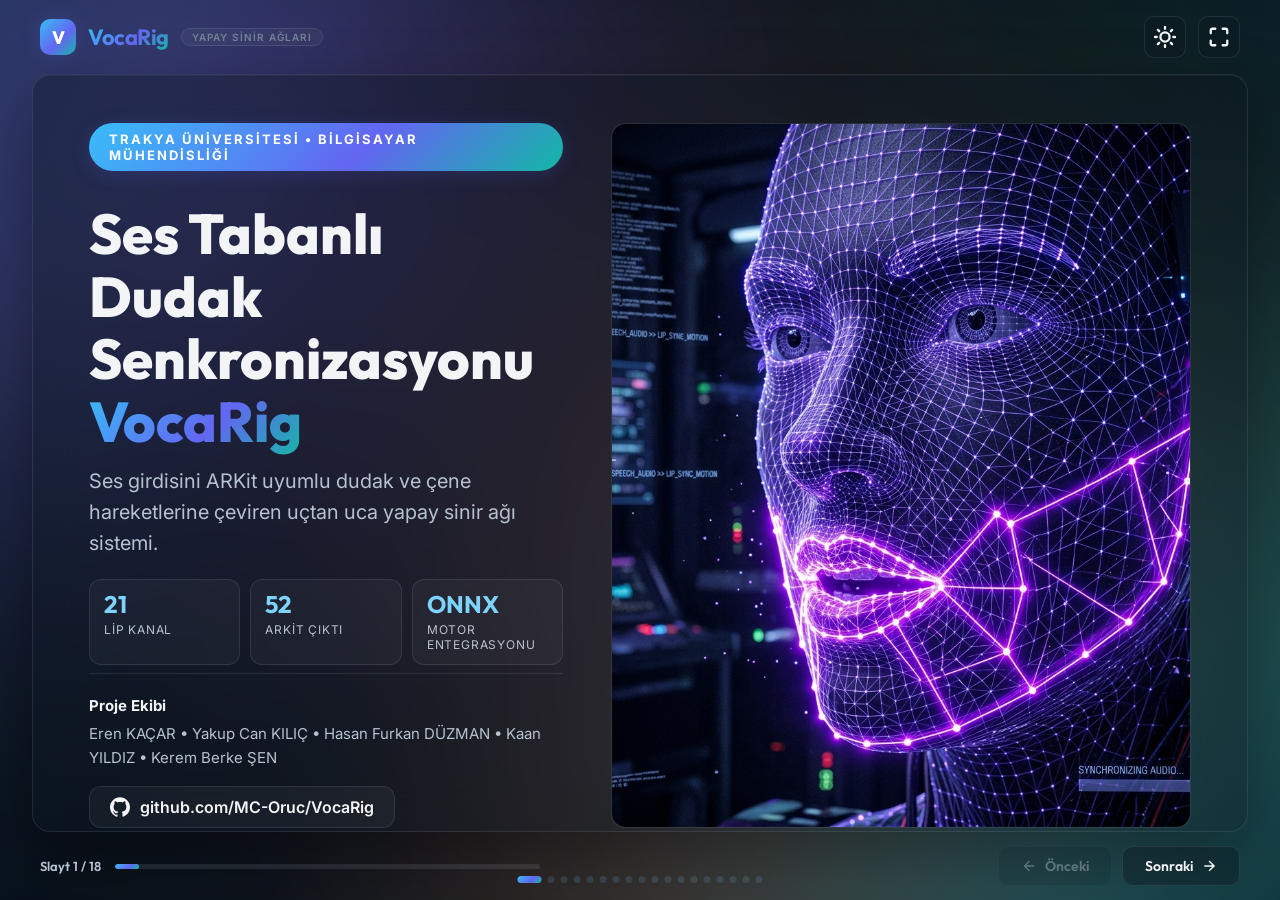
<file: presentation/index.html>
<!DOCTYPE html>
<html lang="tr" data-theme="dark">

<head>
  <meta charset="UTF-8">
  <meta name="viewport" content="width=device-width, initial-scale=1.0">
  <meta name="description" content="VocaRig - Ses Tabanlı Dudak Senkronizasyonu Yapay Sinir Ağı Proje Sunumu">
  <title>VocaRig — Proje Sunumu</title>
  <link rel="stylesheet" href="presentation.css">
  <script src="presentation.js" defer></script>
</head>

<body>
  <!-- Ambient glow -->
  <div class="ambient-glow glow-1"></div>
  <div class="ambient-glow glow-2"></div>
  <div class="ambient-glow glow-3"></div>

  <!-- Header -->
  <header>
    <div class="logo-container">
      <div class="logo-icon">V</div>
      <span class="logo-text">VocaRig</span>
      <span class="logo-tag">Yapay Sinir Ağları</span>
    </div>
    <div class="top-actions">
      <button class="btn-icon" id="theme-toggle" aria-label="Temayı Değiştir"></button>
      <button class="btn-icon" id="fullscreen-toggle" aria-label="Tam Ekran">
        <svg viewBox="0 0 24 24" fill="none" stroke="currentColor" stroke-width="2.5" stroke-linecap="round"
          stroke-linejoin="round">
          <path d="M8 3H5a2 2 0 0 0-2 2v3m18 0V5a2 2 0 0 0-2-2h-3m0 18h3a2 2 0 0 0 2-2v-3M3 16v3a2 2 0 0 0 2 2h3" />
        </svg>
      </button>
    </div>
  </header>

  <!-- Slides -->
  <main>
    <div class="slides-wrapper">

      <!-- ════════════════════════════════════════════════════════════════ -->
      <!-- SLAYT 1: Kapak -->
      <!-- ════════════════════════════════════════════════════════════════ -->
      <section class="slide active" id="slide-1">
        <div class="slide-content visual-heavy">
          <div class="slide-info">
            <div style="margin-top: auto; margin-bottom: auto; display: flex; flex-direction: column; gap: 12px;">
              <span class="title-badge" style="align-self: flex-start;">Trakya Üniversitesi • Bilgisayar
                Mühendisliği</span>
              <h1 class="slide-title" style="font-size:56px; margin: 0;">Ses Tabanlı
                Dudak<br>Senkronizasyonu<br><span>VocaRig</span></h1>
              <p class="slide-description" style="font-size:20px; margin: 0;">
                Ses girdisini ARKit uyumlu dudak ve çene hareketlerine çeviren uçtan uca yapay sinir ağı sistemi.
              </p>
              <div class="hero-proof-strip" style="margin-top: 8px;">
                <div><strong>21</strong><span>Lip kanal</span></div>
                <div><strong>52</strong><span>ARKit çıktı</span></div>
                <div><strong>ONNX</strong><span>Motor entegrasyonu</span></div>
              </div>
            </div>
            <div class="hero-metadata"
              style="margin-top: auto; display: flex; flex-direction: column; gap: 16px; border-top: 1px solid var(--border-color); padding-top: 20px;">
              <div class="project-team" style="font-size: 15px; color: var(--text-secondary); line-height: 1.6;">
                <strong style="color: var(--text-primary); display: block; margin-bottom: 4px;">Proje Ekibi</strong>
                Eren KAÇAR • Yakup Can KILIÇ • Hasan Furkan DÜZMAN • Kaan YILDIZ • Kerem Berke ŞEN
              </div>
              <div style="display: flex; gap: 12px; align-items: center;">
                <a href="https://github.com/MC-Oruc/VocaRig" target="_blank"
                  style="display:inline-flex; align-items:center; gap:10px; background:var(--card-bg); border:1px solid var(--border-color); color:var(--text-primary); text-decoration:none; padding:10px 20px; border-radius:12px; font-weight:600; font-size:16px; transition:var(--transition-smooth);"
                  onmouseover="this.style.borderColor='var(--primary-light)'; this.style.transform='translateY(-2px)';"
                  onmouseout="this.style.borderColor='var(--border-color)'; this.style.transform='translateY(0)';">
                  <svg viewBox="0 0 24 24" width="20" height="20" fill="currentColor" style="display:block;">
                    <path
                      d="M12 .297c-6.63 0-12 5.373-12 12 0 5.303 3.438 9.8 8.205 11.385.6.113.82-.258.82-.577 0-.285-.01-1.04-.015-2.04-3.338.724-4.042-1.61-4.042-1.61C4.422 18.07 3.633 17.7 3.633 17.7c-1.087-.744.084-.729.084-.729 1.205.084 1.838 1.236 1.838 1.236 1.07 1.835 2.809 1.305 3.495.998.108-.776.417-1.305.76-1.605-2.665-.3-5.466-1.332-5.466-5.93 0-1.31.465-2.38 1.235-3.22-.135-.303-.54-1.523.105-3.176 0 0 1.005-.322 3.3 1.23.96-.267 1.98-.399 3-.405 1.02.006 2.04.138 3 .405 2.28-1.552 3.285-1.23 3.285-1.23.645 1.653.24 2.873.12 3.176.765.84 1.23 1.91 1.23 3.22 0 4.61-2.805 5.625-5.475 5.92.42.36.81 1.096.81 2.22 0 1.606-.015 2.896-.015 3.286 0 .315.21.69.825.57C20.565 22.092 24 17.592 24 12.297c0-6.627-5.373-12-12-12" />
                  </svg>
                  github.com/MC-Oruc/VocaRig
                </a>
              </div>
            </div>
          </div>
          <div class="slide-visual">
            <div class="visual-container">
              <img src="assets/vocarig_avatar.png" class="visual-img" alt="VocaRig 3D Avatar">
            </div>
          </div>
        </div>
      </section>

      <!-- ════════════════════════════════════════════════════════════════ -->
      <!-- SLAYT 2: Problem Tanımı -->
      <!-- ════════════════════════════════════════════════════════════════ -->
      <section class="slide" id="slide-2">
        <div class="slide-content visual-heavy">
          <div class="slide-info">
            <div class="slide-number">01</div>
            <h2 class="slide-title">Problem <span>Tanımı</span></h2>
            <p class="slide-description">
              Dijital karakter konuşurken inandırıcılık, ses ile dudak hareketinin aynı anda ve doğal akmasına bağlıdır.
            </p>
            <ul class="feature-list">
              <li class="feature-item">
                <div class="feature-icon-wrapper">✕</div>
                <div>
                  <strong>Manuel Senkronizasyon</strong>
                  Kare kare düzenleme — zaman alıcı ve pahalı.
                </div>
              </li>
              <li class="feature-item">
                <div class="feature-icon-wrapper">✕</div>
                <div>
                  <strong>Donanım Tabanlı Yakalama</strong>
                  Özel kamera ve sensör — her kullanıcı için erişilebilir değil.
                </div>
              </li>
              <li class="feature-item">
                <div class="feature-icon-wrapper" style="background: linear-gradient(135deg, #10b981, #047857);">✓</div>
                <div>
                  <strong>VocaRig Çözümü</strong>
                  Yalnızca ses girdisi ile otomatik dudak animasyonu.
                </div>
              </li>
            </ul>
          </div>
          <div class="slide-visual">
            <div class="visual-container">
              <img src="assets/arkit_blendshapes.png" class="visual-img contain" alt="ARKit Blendshape Kanalları">
            </div>
          </div>
        </div>
      </section>

      <!-- ════════════════════════════════════════════════════════════════ -->
      <!-- SLAYT 3: Projenin Amacı ve Kapsamı -->
      <!-- ════════════════════════════════════════════════════════════════ -->
      <section class="slide" id="slide-3">
        <div class="slide-content">
          <div class="slide-info">
            <div class="slide-number">02</div>
            <h2 class="slide-title">Amaç ve <span>Kapsam</span></h2>
            <p class="slide-description">
              Ses girdisinden 3B karakter için dudak ve çene hareketlerini otomatik üretmek.
            </p>
            <ul class="feature-list">
              <li class="feature-item">
                <div class="feature-icon-wrapper">🎯</div>
                <div>
                  <strong>Dudak Odaklı Üretim</strong>
                  Model yalnızca konuşma ile ilişkili 21 dudak ve çene kanalını üretir.
                </div>
              </li>
              <li class="feature-item">
                <div class="feature-icon-wrapper">🔄</div>
                <div>
                  <strong>Ardışık/Causal Üretim</strong>
                  Geçmiş ağız durumunu referans alan, sıçramasız değer üretimi.
                </div>
              </li>
              <li class="feature-item">
                <div class="feature-icon-wrapper">📦</div>
                <div>
                  <strong>Bütünleşik Altyapı</strong>
                  Veri üretimi, eğitim, ONNX dışa aktarım ve Web arayüzü.
                </div>
              </li>
            </ul>
          </div>
          <div class="slide-visual">
            <div class="visual-container" style="background:none; border:none;">
              <!-- Pipeline flow SVG -->
              <svg viewBox="0 0 420 340" width="100%" height="100%">
                <defs>
                  <marker id="arr" viewBox="0 0 10 10" refX="7" refY="5" markerWidth="6" markerHeight="6"
                    orient="auto-start-reverse">
                    <path d="M 0 0 L 10 5 L 0 10 z" fill="var(--primary-light)" />
                  </marker>
                </defs>
                <!-- Nodes -->
                <rect x="30" y="20" width="140" height="50" rx="10" class="svg-node active-node" />
                <text x="100" y="45" class="svg-text" style="font-size:14px;">Ses Girdisi</text>

                <rect x="30" y="110" width="140" height="50" rx="10" class="svg-node active-node" />
                <text x="100" y="135" class="svg-text" style="font-size:14px;">Özellik Çıkarımı</text>

                <rect x="30" y="200" width="140" height="50" rx="10" class="svg-node active-node" />
                <text x="100" y="225" class="svg-text" style="font-size:14px;">LipSyncGRU</text>

                <rect x="240" y="110" width="150" height="50" rx="10" class="svg-node active-node" />
                <text x="315" y="135" class="svg-text" style="font-size:14px;">21 Lip Vektörü</text>

                <rect x="240" y="200" width="150" height="50" rx="10" class="svg-node" />
                <text x="315" y="225" class="svg-text" style="font-size:14px;">52 ARKit Çıktısı</text>

                <rect x="240" y="280" width="150" height="50" rx="10" class="svg-node" />
                <text x="315" y="305" class="svg-text" style="font-size:14px;">3B Avatar</text>

                <!-- Arrows -->
                <path d="M 100 72 L 100 104" class="svg-flow-path-active" marker-end="url(#arr)" />
                <path d="M 100 162 L 100 194" class="svg-flow-path-active" marker-end="url(#arr)" />
                <path d="M 170 225 H 205 V 135 H 234" class="svg-flow-path-active" marker-end="url(#arr)" />
                <path d="M 315 162 L 315 194" class="svg-flow-path-active" marker-end="url(#arr)" />
                <path d="M 315 252 L 315 274" class="svg-flow-path-active" marker-end="url(#arr)" />
              </svg>
            </div>
          </div>
        </div>
      </section>

      <!-- ════════════════════════════════════════════════════════════════ -->
      <!-- SLAYT 4: Teknoloji Yığını -->
      <!-- ════════════════════════════════════════════════════════════════ -->
      <section class="slide" id="slide-4">
        <div class="slide-content">
          <div class="slide-info">
            <div class="slide-number">03</div>
            <h2 class="slide-title">Kullanılan <span>Teknolojiler</span></h2>
            <p class="slide-description">
              Eğitim, servis, 3B önizleme ve oyun motoru aktarımı aynı geliştirme hattı (pipeline) üzerinde birleşir.
            </p>
            <div class="grid-2x2">
              <div class="grid-card">
                <div class="grid-card-icon icon-blue">PY</div>
                <h4>Model & Eğitim</h4>
                <p>PyTorch & NumPy ile GRU Eğitimi</p>
              </div>
              <div class="grid-card">
                <div class="grid-card-icon icon-purple">WS</div>
                <h4>Servis Katmanı</h4>
                <p>FastAPI & WebSocket Canlı Çıkarım</p>
              </div>
              <div class="grid-card">
                <div class="grid-card-icon icon-pink">3D</div>
                <h4>WebGL Viewport</h4>
                <p>Three.js 3B Karakter Önizleme</p>
              </div>
              <div class="grid-card">
                <div class="grid-card-icon icon-emerald">ON</div>
                <h4>Taşınabilirlik</h4>
                <p>ONNX — Unity / Unreal Entegrasyonu</p>
              </div>
            </div>
          </div>
          <div class="slide-visual">
            <div class="visual-container" style="background:none; border:none;">
              <svg viewBox="0 0 400 320" width="100%" height="100%">
                <defs>
                  <marker id="arr2_grey" viewBox="0 0 10 10" refX="6" refY="5" markerWidth="6" markerHeight="6"
                    orient="auto-start-reverse">
                    <path d="M 0 0 L 10 5 L 0 10 z" fill="var(--text-muted)" />
                  </marker>
                  <marker id="arr2_blue" viewBox="0 0 10 10" refX="6" refY="5" markerWidth="6" markerHeight="6"
                    orient="auto-start-reverse">
                    <path d="M 0 0 L 10 5 L 0 10 z" fill="var(--primary-light)" />
                  </marker>
                </defs>
                <rect x="20" y="30" width="120" height="50" rx="8" class="svg-node active-node" />
                <text x="80" y="52" class="svg-text" style="font-size:13px;">Geliştirici</text>
                <text x="80" y="67" class="svg-label">YAML / CLI</text>

                <rect x="20" y="130" width="120" height="55" rx="8" class="svg-node active-node" />
                <text x="80" y="152" class="svg-text" style="font-size:13px;">PyTorch / Audio</text>
                <text x="80" y="170" class="svg-label">Model & Veri</text>

                <rect x="180" y="130" width="130" height="55" rx="8" class="svg-node active-node" />
                <text x="245" y="152" class="svg-text" style="font-size:13px;">FastAPI Server</text>
                <text x="245" y="170" class="svg-label">WebSockets</text>

                <rect x="180" y="240" width="130" height="50" rx="8" class="svg-node" />
                <text x="245" y="260" class="svg-text" style="font-size:13px;">Web UI (Lab)</text>
                <text x="245" y="278" class="svg-label">Three.js 3B</text>

                <rect x="310" y="30" width="80" height="50" rx="8" class="svg-node" />
                <text x="350" y="52" class="svg-text" style="font-size:13px;">ONNX</text>
                <text x="350" y="67" class="svg-label">Dışa Aktarım</text>

                <path d="M 80 82 L 80 124" class="svg-flow-path" marker-end="url(#arr2_grey)" />
                <path d="M 142 157 L 174 157" class="svg-flow-path" marker-end="url(#arr2_grey)" />
                <path d="M 245 187 L 245 234" class="svg-flow-path-active" marker-end="url(#arr2_blue)" />
                <path d="M 140 142 H 165 V 55 H 304" class="svg-flow-path" marker-end="url(#arr2_grey)" />
              </svg>
            </div>
          </div>
        </div>
      </section>

      <!-- ════════════════════════════════════════════════════════════════ -->
      <!-- SLAYT 5: Ses Özellik Çıkarımı -->
      <!-- ════════════════════════════════════════════════════════════════ -->
      <section class="slide" id="slide-5">
        <div class="slide-content visual-heavy">
          <div class="slide-info">
            <div class="slide-number">04</div>
            <h2 class="slide-title">Ses Özellik <span>Çıkarımı</span></h2>
            <p class="slide-description">
              Ham dalga formu sabit örnekleme, mel bantları ve kısa bağlam penceresi ile sayısallaştırılır.
            </p>
            <ul class="feature-list">
              <li class="feature-item">
                <div class="feature-icon-wrapper">1</div>
                <div>
                  <strong>16 kHz Mono Dönüşüm</strong>
                  WAV → tek kanal, sabit örnekleme hızı.
                </div>
              </li>
              <li class="feature-item">
                <div class="feature-icon-wrapper">2</div>
                <div>
                  <strong>80 Kanallı Log-Mel</strong>
                  25 ms pencere, 10 ms hop ile spektrogram.
                </div>
              </li>
              <li class="feature-item">
                <div class="feature-icon-wrapper">3</div>
                <div>
                  <strong>11-Frame Context (Bağlam)</strong>
                  Her adımda 11×80 ses penceresi modele beslenir.
                </div>
              </li>
            </ul>
          </div>
          <div class="slide-visual">
            <div class="visual-container">
              <img src="assets/audio_processing.png" class="visual-img contain" alt="Audio Processing Pipeline">
            </div>
          </div>
        </div>
      </section>

      <!-- ════════════════════════════════════════════════════════════════ -->
      <!-- SLAYT 6: Veri Tasarımı (NPZ) -->
      <!-- ════════════════════════════════════════════════════════════════ -->
      <section class="slide" id="slide-6">
        <div class="slide-content">
          <div class="slide-info">
            <div class="slide-number">05</div>
            <h2 class="slide-title">Veri <span>Tasarımı</span></h2>
            <p class="slide-description">
              NPZ şeması ses bağlamını, önceki ağız durumunu ve hedef lip vektörünü tek örnekte toplar.
            </p>
            <ul class="feature-list">
              <li class="feature-item">
                <div class="feature-icon-wrapper">📊</div>
                <div>
                  <strong>Sentetik Veri Hattı</strong>
                  4000 utterance, TR/EN fonem karışımı, kontrollü sessizlik.
                </div>
              </li>
              <li class="feature-item">
                <div class="feature-icon-wrapper">📁</div>
                <div>
                  <strong>NPZ Formatı</strong>
                  Ses penceresi, önceki lip, zaman/stil ve hedef vektör tek dosyada.
                </div>
              </li>
              <li class="feature-item">
                <div class="feature-icon-wrapper">🔀</div>
                <div>
                  <strong>Utterance Bazlı Veri Ayrımı</strong>
                  Eğitim/doğrulama ayrımı kare (frame) değil, sözce (utterance) düzeyindedir.
                </div>
              </li>
            </ul>
          </div>
          <div class="slide-visual">
            <div class="visual-container"
              style="padding: 24px; flex-direction: column; align-items: stretch; height: auto; max-height: 100%; box-shadow: 0 12px 40px var(--shadow-color);">
              <table class="data-table">
                <thead>
                  <tr>
                    <th>Veri Alanı</th>
                    <th>Boyut</th>
                    <th>Görev</th>
                  </tr>
                </thead>
                <tbody>
                  <tr>
                    <td><code>audio_windows</code></td>
                    <td>N × 11 × 80</td>
                    <td>Ses bağlamı</td>
                  </tr>
                  <tr>
                    <td><code>previous_lip</code></td>
                    <td>N × 21</td>
                    <td>Önceki ağız durumu</td>
                  </tr>
                  <tr>
                    <td><code>time_values</code></td>
                    <td>N × 3</td>
                    <td>Zaman, güncelleme, enerji</td>
                  </tr>
                  <tr>
                    <td><code>style_values</code></td>
                    <td>N × 2</td>
                    <td>Stil & asimetri</td>
                  </tr>
                  <tr>
                    <td><code>y</code></td>
                    <td>N × 21</td>
                    <td>Hedef dudak vektörü</td>
                  </tr>
                </tbody>
              </table>
            </div>
          </div>
        </div>
      </section>

      <!-- ════════════════════════════════════════════════════════════════ -->
      <!-- SLAYT 7: Model Mimarisi — LipSyncGRU -->
      <!-- ════════════════════════════════════════════════════════════════ -->
      <section class="slide" id="slide-7">
        <div class="slide-content visual-heavy">
          <div class="slide-info">
            <div class="slide-number">06</div>
            <h2 class="slide-title">Model: <span>LipSyncGRU</span></h2>
            <p class="slide-description">
              GRUCell önceki durumu hatırlar; değişim sınırları ağız hareketindeki sıçramayı azaltır.
            </p>
            <ul class="feature-list">
              <li class="feature-item">
                <div class="feature-icon-wrapper">▶</div>
                <div>
                  <strong>Ses Kodlayıcı</strong>
                  Log-Mel bağlamı Conv1D ile özetler.
                </div>
              </li>
              <li class="feature-item">
                <div class="feature-icon-wrapper">⚙</div>
                <div>
                  <strong>GRUCell Zamansal Hafıza</strong>
                  Durum aktarımı ile nedensel üretim.
                </div>
              </li>
              <li class="feature-item">
                <div class="feature-icon-wrapper">🔒</div>
                <div>
                  <strong>Değişim Sınırlama</strong>
                  <code>max_step</code> & <code>warmup</code> ile yumuşak geçiş.
                </div>
              </li>
            </ul>
          </div>
          <div class="slide-visual">
            <div class="visual-container">
              <img src="assets/gru_architecture.png" class="visual-img contain" alt="GRU Architecture">
            </div>
          </div>
        </div>
      </section>

      <!-- ════════════════════════════════════════════════════════════════ -->
      <!-- SLAYT 8: Model Detayları — GRU Akış Şeması -->
      <!-- ════════════════════════════════════════════════════════════════ -->
      <section class="slide" id="slide-8">
        <div class="slide-content visual-heavy">
          <div class="slide-info">
            <div class="slide-number">07</div>
            <h2 class="slide-title">Model <span>Akış Şeması</span></h2>
            <p class="slide-description">
              Ses, önceki dudak pozu ve zaman/stil sinyali tek bir projeksiyon katmanında (linear projection)
              birleştirilerek GRU hücresine aktarılır.
            </p>
          </div>
          <div class="slide-visual">
            <div class="visual-container" style="background:none;border:none;">
              <svg viewBox="0 0 520 340" width="100%" height="100%">
                <defs>
                  <marker id="arr3" viewBox="0 0 10 10" refX="7" refY="5" markerWidth="5" markerHeight="5"
                    orient="auto">
                    <path d="M 0 0 L 10 5 L 0 10 z" fill="var(--primary-light)" />
                  </marker>
                </defs>

                <!-- Input group -->
                <rect x="10" y="50" width="120" height="200" rx="10" class="svg-node" style="stroke:#3b82f6;" />
                <text x="70" y="75" class="svg-text" style="font-size:14px;">Girdiler</text>

                <rect x="20" y="95" width="100" height="35" rx="6" class="svg-node" style="stroke:#3b82f6;" />
                <text x="70" y="115" class="svg-label" style="fill:var(--text-primary); font-size:11px;">Audio
                  (11×80)</text>

                <rect x="20" y="145" width="100" height="35" rx="6" class="svg-node" style="stroke:#a855f7;" />
                <text x="70" y="165" class="svg-label" style="fill:var(--text-primary); font-size:11px;">Prev Lip
                  (21)</text>

                <rect x="20" y="195" width="100" height="35" rx="6" class="svg-node" style="stroke:#ec4899;" />
                <text x="70" y="215" class="svg-label" style="fill:var(--text-primary); font-size:11px;">Time/Style
                  (5)</text>

                <!-- Projection -->
                <rect x="165" y="100" width="90" height="130" rx="10" class="svg-node active-node" />
                <text x="210" y="155" class="svg-text" style="font-size:13px;">Projeksiyon</text>
                <text x="210" y="175" class="svg-label">Conv1D + FC</text>

                <!-- GRU -->
                <rect x="290" y="100" width="85" height="130" rx="10" class="svg-node active-node"
                  style="stroke:#10b981;" />
                <text x="332" y="155" class="svg-text" style="fill:#10b981; font-size:14px;">GRUCell</text>
                <text x="332" y="175" class="svg-label">Hafıza</text>

                <!-- Output -->
                <circle cx="425" cy="165" r="28" class="svg-node active-node" />
                <text x="425" y="162" class="svg-text" style="font-size:12px;">Çıktı</text>
                <text x="425" y="178" class="svg-label" style="font-size:10px;">21 Lip</text>

                <!-- Clamp -->
                <rect x="470" y="140" width="45" height="50" rx="8" class="svg-node" style="stroke:#f59e0b;" />
                <text x="492" y="165" class="svg-label" style="fill:var(--text-primary); font-size:10px;">Clamp</text>
                <text x="492" y="178" class="svg-label" style="font-size:9px;">0–1</text>

                <!-- Arrows -->
                <path d="M 122 112 H 140 V 130 H 160" class="svg-flow-path-active" marker-end="url(#arr3)" />
                <path d="M 122 162 L 160 162" class="svg-flow-path-active" marker-end="url(#arr3)" />
                <path d="M 122 212 H 140 V 195 H 160" class="svg-flow-path-active" marker-end="url(#arr3)" />
                <path d="M 257 165 L 284 165" class="svg-flow-path-active" marker-end="url(#arr3)" />
                <path d="M 376 165 L 391 165" class="svg-flow-path-active" marker-end="url(#arr3)" />
                <path d="M 455 165 L 464 165" class="svg-flow-path-active" marker-end="url(#arr3)" />

                <!-- Feedback loop -->
                <path d="M 425 193 L 425 290 L 70 290 L 70 255" class="svg-flow-path-active" marker-end="url(#arr3)" />
                <text x="247.5" y="308" class="svg-label" style="font-size:11px; fill:var(--text-secondary);">Önceki
                  Durum
                  Geri Beslemesi</text>
              </svg>
            </div>
          </div>
        </div>
      </section>

      <!-- ════════════════════════════════════════════════════════════════ -->
      <!-- SLAYT 9: Kayıp Fonksiyonları -->
      <!-- ════════════════════════════════════════════════════════════════ -->
      <section class="slide" id="slide-9">
        <div class="slide-content">
          <div class="slide-info">
            <div class="slide-number">08</div>
            <h2 class="slide-title">Bileşik <span>Kayıp Fonksiyonu (Compound Loss)</span></h2>
            <p class="slide-description">
              Sadece hedefe yaklaşmak yetmez; hız, jerk, sessizlik ve sınır (range) cezaları animasyon kalitesini korur.
            </p>
            <div class="grid-2x2">
              <div class="grid-card">
                <div class="grid-card-icon icon-blue">P</div>
                <h4>Pose Loss</h4>
                <p>Hedef dudak pozuna yaklaşma</p>
              </div>
              <div class="grid-card">
                <div class="grid-card-icon icon-purple">V</div>
                <h4>Velocity Loss</h4>
                <p>Hareket hızı pürüzsüzlüğü</p>
              </div>
              <div class="grid-card">
                <div class="grid-card-icon icon-pink">J</div>
                <h4>Jerk Loss</h4>
                <p>Ani ivme değişimlerini cezalandırma</p>
              </div>
              <div class="grid-card">
                <div class="grid-card-icon icon-amber">S</div>
                <h4>Silence Loss</h4>
                <p>Sessizlikte ağız kapatma cezası</p>
              </div>
            </div>
          </div>
          <div class="slide-visual">
            <div class="visual-container" style="background:none;border:none;">
              <svg viewBox="0 0 400 340" width="100%" height="100%">
                <defs>
                  <marker id="arr4" viewBox="0 0 10 10" refX="7" refY="5" markerWidth="5" markerHeight="5"
                    orient="auto">
                    <path d="M 0 0 L 10 5 L 0 10 z" fill="var(--primary-light)" />
                  </marker>
                  <marker id="arr5" viewBox="0 0 10 10" refX="7" refY="5" markerWidth="5" markerHeight="5"
                    orient="auto">
                    <path d="M 0 0 L 10 5 L 0 10 z" fill="var(--text-muted)" />
                  </marker>
                </defs>
                <!-- Predicted -->
                <rect x="20" y="130" width="120" height="60" rx="10" class="svg-node active-node" />
                <text x="80" y="155" class="svg-text" style="font-size:13px;">Tahmin</text>
                <text x="80" y="173" class="svg-label">Predicted Lip</text>

                <!-- Losses -->
                <rect x="190" y="20" width="100" height="40" rx="8" class="svg-node" style="stroke:#3b82f6;" />
                <text x="240" y="43" class="svg-text" style="font-size:12px; fill:#3b82f6;">Pose</text>

                <rect x="190" y="80" width="100" height="40" rx="8" class="svg-node" style="stroke:#8b5cf6;" />
                <text x="240" y="103" class="svg-text" style="font-size:12px; fill:#8b5cf6;">Velocity</text>

                <rect x="190" y="140" width="100" height="40" rx="8" class="svg-node" style="stroke:#ec4899;" />
                <text x="240" y="163" class="svg-text" style="font-size:12px; fill:#ec4899;">Jerk</text>

                <rect x="190" y="200" width="100" height="40" rx="8" class="svg-node" style="stroke:#f59e0b;" />
                <text x="240" y="223" class="svg-text" style="font-size:12px; fill:#f59e0b;">Silence</text>

                <rect x="190" y="260" width="100" height="40" rx="8" class="svg-node" style="stroke:#ef4444;" />
                <text x="240" y="283" class="svg-text" style="font-size:12px; fill:#ef4444;">Range</text>

                <!-- Total -->
                <rect x="340" y="130" width="50" height="60" rx="8" class="svg-node active-node"
                  style="stroke:#10b981;" />
                <text x="365" y="155" class="svg-text" style="font-size:11px; fill:#10b981;">Σ</text>
                <text x="365" y="173" class="svg-label" style="font-size:9px;">Total</text>

                <!-- Arrows from predicted to losses -->
                <path d="M 142 145 H 150 V 40 H 184" class="svg-flow-path-active" marker-end="url(#arr4)" />
                <path d="M 142 152 H 158 V 100 H 184" class="svg-flow-path-active" marker-end="url(#arr4)" />
                <path d="M 142 160 H 184" class="svg-flow-path-active" marker-end="url(#arr4)" />
                <path d="M 142 168 H 158 V 220 H 184" class="svg-flow-path-active" marker-end="url(#arr4)" />
                <path d="M 142 175 H 150 V 280 H 184" class="svg-flow-path-active" marker-end="url(#arr4)" />

                <!-- Losses merge into one weighted sum bus -->
                <path d="M 290 40 H 315" class="svg-flow-path" />
                <path d="M 290 100 H 315" class="svg-flow-path" />
                <path d="M 290 160 H 315" class="svg-flow-path" />
                <path d="M 290 220 H 315" class="svg-flow-path" />
                <path d="M 290 280 H 315" class="svg-flow-path" />
                <path d="M 315 40 V 160" class="svg-flow-path" />
                <path d="M 315 280 V 160" class="svg-flow-path" />
                <path d="M 315 160 H 334" class="svg-flow-path" marker-end="url(#arr5)" />
              </svg>
            </div>
          </div>
        </div>
      </section>

      <!-- ════════════════════════════════════════════════════════════════ -->
      <!-- SLAYT 10: Eğitim Parametreleri -->
      <!-- ════════════════════════════════════════════════════════════════ -->
      <section class="slide" id="slide-10">
        <div class="slide-content">
          <div class="slide-info">
            <div class="slide-number">09</div>
            <h2 class="slide-title">Eğitim <span>Parametreleri</span></h2>
            <p class="slide-description">
              200 epoch CUDA eğitimi ile elde edilen nihai model konfigürasyonu.
            </p>
            <ul class="feature-list">
              <li class="feature-item">
                <div class="feature-icon-wrapper">📈</div>
                <div>
                  <strong>Teacher Forcing Sönümleme</strong>
                  İlk epochlarda hedef kullanılır, sonra model kendi çıktısıyla ilerler.
                </div>
              </li>
              <li class="feature-item">
                <div class="feature-icon-wrapper">⏱</div>
                <div>
                  <strong>AdamW Optimizer</strong>
                  lr: 0.00035, weight decay: 0.0001, fp32 hassasiyet.
                </div>
              </li>
            </ul>
          </div>
          <div class="slide-visual">
            <div class="visual-container"
              style="padding: 24px; flex-direction: column; align-items: stretch; height: auto; max-height: 100%; box-shadow: 0 12px 40px var(--shadow-color);">
              <table class="data-table">
                <thead>
                  <tr>
                    <th>Parametre</th>
                    <th>Değer</th>
                  </tr>
                </thead>
                <tbody>
                  <tr>
                    <td>Model Tipi</td>
                    <td><code>lipsync_gru</code></td>
                  </tr>
                  <tr>
                    <td>Audio Context</td>
                    <td>11 kare</td>
                  </tr>
                  <tr>
                    <td>Mel Bandı</td>
                    <td>80</td>
                  </tr>
                  <tr>
                    <td>Hidden Size</td>
                    <td>128</td>
                  </tr>
                  <tr>
                    <td>Batch Size</td>
                    <td>64</td>
                  </tr>
                  <tr>
                    <td>Sequence Window</td>
                    <td>96</td>
                  </tr>
                  <tr>
                    <td>Validation Split</td>
                    <td>%10</td>
                  </tr>
                  <tr>
                    <td>Device</td>
                    <td><code>cuda</code></td>
                  </tr>
                </tbody>
              </table>
            </div>
          </div>
        </div>
      </section>

      <!-- ════════════════════════════════════════════════════════════════ -->
      <!-- SLAYT 11: Eğitim Sonuçları & Metrikler -->
      <!-- ════════════════════════════════════════════════════════════════ -->
      <section class="slide" id="slide-11">
        <div class="slide-content visual-heavy">
          <div class="slide-info">
            <div class="slide-number">10</div>
            <h2 class="slide-title">Eğitim <span>Sonuçları</span></h2>
            <p class="slide-description">
              Eğitim kaybı ve doğrulama kaybı yakın kaldı; Rollout (Serbest Akış) kaybı canlı kullanım için izlenen ana
              sinyal oldu.
            </p>
            <div class="metrics-grid">
              <div class="metric-box">
                <div class="metric-val">200</div>
                <div class="metric-lbl">Epoch</div>
              </div>
              <div class="metric-box">
                <div class="metric-val" style="font-size: 30px;">1.9 Saat</div>
                <div class="metric-lbl">Eğitim Süresi</div>
              </div>
              <div class="metric-box">
                <div class="metric-val">0.00403</div>
                <div class="metric-lbl">Train Loss</div>
              </div>
              <div class="metric-box">
                <div class="metric-val">0.00588</div>
                <div class="metric-lbl">Val Loss</div>
              </div>
              <div class="metric-box">
                <div class="metric-val">0.00414</div>
                <div class="metric-lbl">Rollout Loss</div>
              </div>
              <div class="metric-box" style="border-color: rgba(168, 85, 247, 0.4);">
                <div class="metric-val">0.00559</div>
                <div class="metric-lbl">Best Val Loss</div>
              </div>
            </div>
          </div>
          <div class="slide-visual">
            <div class="visual-container">
              <img src="assets/train_graph.png" class="visual-img contain" alt="Training Metrics Chart">
            </div>
          </div>
        </div>
      </section>

      <!-- ════════════════════════════════════════════════════════════════ -->
      <!-- SLAYT 12: Nihai Model Değerlendirmesi -->
      <!-- ════════════════════════════════════════════════════════════════ -->
      <section class="slide" id="slide-12">
        <div class="slide-content model-eval-layout">
          <div class="slide-info">
            <div class="slide-number">11</div>
            <h2 class="slide-title">Nihai Model <span>Değerlendirmesi</span></h2>
            <p class="slide-description">
              Son model ayrılmış doğrulama verisi, serbest akış kaybı ve sıfır teacher forcing ile kontrol edildi.
            </p>
            <div class="eval-summary">
              <div class="eval-card emphasis">
                <span class="eval-value">154</span>
                <span class="eval-label">En iyi epoch</span>
                <p>Best validation loss bu noktada yakalandı: <strong>0.00559</strong>.</p>
              </div>
              <div class="eval-card">
                <span class="eval-value">0</span>
                <span class="eval-label">Teacher forcing</span>
                <p>Final epochta model kendi önceki çıktılarıyla ilerledi.</p>
              </div>
              <div class="eval-card">
                <span class="eval-value">0</span>
                <span class="eval-label">Utterance overlap</span>
                <p>Train ve validation konuşmaları çakışmadı.</p>
              </div>
            </div>
          </div>
          <div class="slide-visual">
            <div class="visual-container model-eval-panel">
              <div class="eval-panel-header">
                <span>Doğrulama Özeti</span>
                <span class="dataset-badge">beat_vocarig_1h.npz</span>
              </div>
              
              <div class="split-grid">
                <div>
                  <strong>3,471</strong>
                  <span>Train seq.</span>
                </div>
                <div>
                  <strong>948</strong>
                  <span>Val seq.</span>
                </div>
                <div>
                  <strong>129</strong>
                  <span>Train utt.</span>
                </div>
                <div>
                  <strong>14</strong>
                  <span>Val utt.</span>
                </div>
              </div>

              <div class="eval-details-grid">
                <!-- Sol Kolon: Genel Kayıplar -->
                <div class="eval-metrics-group">
                  <div class="eval-section-title">Genel Kayıplar</div>
                  
                  <div class="metric-compare-card">
                    <div class="metric-card-header">
                      <span class="metric-card-name">Model Kaybı (Final Loss)</span>
                      <span class="metric-card-ratio">-%31.5 Gap</span>
                    </div>
                    <div class="metric-card-vals">
                      <div>
                        <span class="val-label">Eğitim</span>
                        <strong class="val-num">0.00403</strong>
                      </div>
                      <div class="divider"></div>
                      <div>
                        <span class="val-label">Doğrulama</span>
                        <strong class="val-num accent-blue">0.00589</strong>
                      </div>
                    </div>
                    <div class="double-bar">
                      <div class="bar-track">
                        <div class="bar-fill fill-val" style="width: 58.9%;"></div>
                        <div class="bar-fill fill-train" style="width: 40.3%;"></div>
                      </div>
                    </div>
                  </div>

                  <div class="metric-compare-card">
                    <div class="metric-card-header">
                      <span class="metric-card-name">En İyi Sonuç (Best Val Loss)</span>
                      <span class="metric-card-ratio">Epoch 154</span>
                    </div>
                    <div class="metric-card-vals">
                      <div>
                        <span class="val-label">En İyi Val</span>
                        <strong class="val-num accent-green">0.00559</strong>
                      </div>
                      <div class="divider"></div>
                      <div>
                        <span class="val-label">Nihai Val</span>
                        <strong class="val-num">0.00589</strong>
                      </div>
                    </div>
                    <div class="double-bar">
                      <div class="bar-track">
                        <div class="bar-fill fill-val" style="width: 58.9%;"></div>
                        <div class="bar-fill fill-best" style="width: 55.9%;"></div>
                      </div>
                    </div>
                  </div>

                  <div class="metric-compare-card">
                    <div class="metric-card-header">
                      <span class="metric-card-name">Serbest Akış (Rollout Loss)</span>
                      <span class="metric-card-ratio">TF: 0</span>
                    </div>
                    <div class="metric-card-vals">
                      <div>
                        <span class="val-label">Rollout</span>
                        <strong class="val-num accent-purple">0.00415</strong>
                      </div>
                      <div class="divider"></div>
                      <div>
                        <span class="val-label">Eğitim</span>
                        <strong class="val-num">0.00403</strong>
                      </div>
                    </div>
                    <div class="double-bar">
                      <div class="bar-track">
                        <div class="bar-fill fill-rollout" style="width: 41.5%;"></div>
                        <div class="bar-fill fill-train" style="width: 40.3%;"></div>
                      </div>
                    </div>
                  </div>
                </div>

                <!-- Sağ Kolon: Bileşik Kayıplar -->
                <div class="eval-metrics-group">
                  <div class="eval-section-title">Bileşik Kayıp Detayları</div>
                  <div class="component-losses-list">
                    
                    <div class="comp-loss-row">
                      <div class="comp-info">
                        <span class="comp-icon">📐</span>
                        <div class="comp-meta">
                          <span class="comp-name">Pose & Delta (Ağız Pozu)</span>
                          <span class="comp-desc">Geometri ve fark kaybı</span>
                        </div>
                      </div>
                      <div class="comp-vals-compare">
                        <span class="comp-val-train">0.00287</span>
                        <span class="comp-val-arrow">→</span>
                        <span class="comp-val-val text-blue">0.00425</span>
                      </div>
                      <div class="comp-progress-bar">
                        <div class="comp-progress-track">
                          <div class="comp-progress-fill fill-train-comp" style="width: 67.5%;"></div>
                        </div>
                      </div>
                    </div>

                    <div class="comp-loss-row">
                      <div class="comp-info">
                        <span class="comp-icon">⚡</span>
                        <div class="comp-meta">
                          <span class="comp-name">Velocity (Hareket Hızı)</span>
                          <span class="comp-desc">Açılıp kapanma hızı</span>
                        </div>
                      </div>
                      <div class="comp-vals-compare">
                        <span class="comp-val-train">0.00134</span>
                        <span class="comp-val-arrow">→</span>
                        <span class="comp-val-val text-blue">0.00169</span>
                      </div>
                      <div class="comp-progress-bar">
                        <div class="comp-progress-track">
                          <div class="comp-progress-fill fill-train-comp" style="width: 79.3%;"></div>
                        </div>
                      </div>
                    </div>

                    <div class="comp-loss-row">
                      <div class="comp-info">
                        <span class="comp-icon">〰️</span>
                        <div class="comp-meta">
                          <span class="comp-name">Jerk (İvme Sıçraması)</span>
                          <span class="comp-desc">Sarsıntı & mikro titreşim</span>
                        </div>
                      </div>
                      <div class="comp-vals-compare">
                        <span class="comp-val-train">0.00277</span>
                        <span class="comp-val-arrow">→</span>
                        <span class="comp-val-val text-blue">0.00329</span>
                      </div>
                      <div class="comp-progress-bar">
                        <div class="comp-progress-track">
                          <div class="comp-progress-fill fill-train-comp" style="width: 84.2%;"></div>
                        </div>
                      </div>
                    </div>

                    <div class="comp-loss-row">
                      <div class="comp-info">
                        <span class="comp-icon">🔇</span>
                        <div class="comp-meta">
                          <span class="comp-name">Silence (Sessizlik Kapanışı)</span>
                          <span class="comp-desc">Sessiz anlarda ağzı kapama</span>
                        </div>
                      </div>
                      <div class="comp-vals-compare">
                        <span class="comp-val-train">0.00006</span>
                        <span class="comp-val-arrow">→</span>
                        <span class="comp-val-val text-blue">0.00007</span>
                      </div>
                      <div class="comp-progress-bar">
                        <div class="comp-progress-track">
                          <div class="comp-progress-fill fill-train-comp" style="width: 85.7%;"></div>
                        </div>
                      </div>
                    </div>

                    <div class="comp-loss-row">
                      <div class="comp-info">
                        <span class="comp-icon">🔲</span>
                        <div class="comp-meta">
                          <span class="comp-name">Range (Sınır Koruma)</span>
                          <span class="comp-desc">ARKit aralık aşım cezası</span>
                        </div>
                      </div>
                      <div class="comp-vals-compare">
                        <span class="comp-val-train">0.00011</span>
                        <span class="comp-val-arrow">→</span>
                        <span class="comp-val-val text-blue">0.00013</span>
                      </div>
                      <div class="comp-progress-bar">
                        <div class="comp-progress-track">
                          <div class="comp-progress-fill fill-train-comp" style="width: 84.6%;"></div>
                        </div>
                      </div>
                    </div>

                  </div>
                </div>
              </div>

              <div class="eval-note">
                Train ve validation kaybı yakın. Best val ile final val arasında küçük fark var.
                Sayısal sonuç iyi; son kalite avatar üstünde görsel kontrolle tamamlanır.
              </div>
            </div>
          </div>
        </div>
      </section>

      <!-- ════════════════════════════════════════════════════════════════ -->
      <!-- SLAYT 13: VocaRig Lab Arayüzü -->
      <!-- ════════════════════════════════════════════════════════════════ -->
      <section class="slide" id="slide-13">
        <div class="slide-content visual-heavy">
          <div class="slide-info">
            <div class="slide-number">12</div>
            <h2 class="slide-title">VocaRig <span>Lab Arayüzü</span></h2>
            <p class="slide-description">
              Ses yükleme, canlı mikrofon, 3B avatar ve dudak kanalı telemetrisi aynı kontrol yüzeyinde toplanır.
            </p>
            <ul class="feature-list">
              <li class="feature-item">
                <div class="feature-icon-wrapper">🎬</div>
                <div>
                  <strong>Üç Çıkarım Modu</strong>
                  Baked · No-Baked · Real Test (canlı mikrofon)
                </div>
              </li>
              <li class="feature-item">
                <div class="feature-icon-wrapper">📊</div>
                <div>
                  <strong>Canlı Telemetri</strong>
                  Çıkarım (Inference) süresi ve eğitim metrikleri.
                </div>
              </li>
              <li class="feature-item">
                <div class="feature-icon-wrapper">🔗</div>
                <div>
                  <strong>Dudak Kanalı Önizleme</strong>
                  Üretilen 21 kanal anlık olarak avatar üzerinde izlenir.
                </div>
              </li>
            </ul>
          </div>
          <div class="slide-visual">
            <div class="visual-container">
              <img src="assets/vocarig_lab_ui.png" class="visual-img contain" alt="VocaRig Lab Dashboard">
            </div>
          </div>
        </div>
      </section>

      <!-- ════════════════════════════════════════════════════════════════ -->
      <!-- SLAYT 14: ARKit Dudak Kanalları -->
      <!-- ════════════════════════════════════════════════════════════════ -->
      <section class="slide" id="slide-14">
        <div class="slide-content">
          <div class="slide-info">
            <div class="slide-number">13</div>
            <h2 class="slide-title">ARKit <span>Dudak Kanalları</span></h2>
            <p class="slide-description">
              Model çıktısı, ARKit blendshape setindeki dudak ve çene odaklı kanallara eşlenir.
            </p>
            <ul class="feature-list">
              <li class="feature-item">
                <div class="feature-icon-wrapper" style="background:linear-gradient(135deg, #6366f1, #4f46e5);">L</div>
                <div>
                  <strong>Çene ve Kapanış</strong>
                  jawOpen, mouthClose, mouthPucker, mouthFunnel...
                </div>
              </li>
              <li class="feature-item">
                <div class="feature-icon-wrapper" style="background:linear-gradient(135deg, #ec4899, #db2777);">S</div>
                <div>
                  <strong>Dudak Şekilleri</strong>
                  mouthPucker, mouthFunnel, mouthRoll, mouthShrug...
                </div>
              </li>
              <li class="feature-item">
                <div class="feature-icon-wrapper" style="background:linear-gradient(135deg, #10b981, #059669);">F</div>
                <div>
                  <strong>Dudak Yönleri</strong>
                  mouthLeft, mouthRight, mouthUpperUp, mouthLowerDown...
                </div>
              </li>
            </ul>
          </div>
          <div class="slide-visual">
            <div class="visual-container" style="background:none;border:none;">
              <svg viewBox="0 0 420 300" width="100%" height="100%">
                <defs>
                  <marker id="arr13_blue" viewBox="0 0 10 10" refX="7" refY="5" markerWidth="5" markerHeight="5"
                    orient="auto">
                    <path d="M 0 0 L 10 5 L 0 10 z" fill="var(--primary-light)" />
                  </marker>
                  <marker id="arr13_grey" viewBox="0 0 10 10" refX="7" refY="5" markerWidth="5" markerHeight="5"
                    orient="auto">
                    <path d="M 0 0 L 10 5 L 0 10 z" fill="var(--text-muted)" />
                  </marker>
                </defs>

                <rect x="15" y="30" width="130" height="50" rx="10" class="svg-node active-node"
                  style="stroke:#38bdf8;" />
                <text x="80" y="58" class="svg-text" style="font-size:13px;">Ses Özellikleri</text>

                <rect x="15" y="220" width="130" height="50" rx="10" class="svg-node active-node" />
                <text x="80" y="248" class="svg-text" style="font-size:13px;">LipSyncGRU</text>

                <rect x="190" y="110" width="100" height="80" rx="10" class="svg-node active-node"
                  style="stroke:#f59e0b;" />
                <text x="240" y="145" class="svg-text" style="font-size:13px;">21 Lip</text>
                <text x="240" y="165" class="svg-text" style="font-size:13px;">Vektörü</text>

                <rect x="340" y="110" width="70" height="80" rx="10" class="svg-node" style="stroke:#10b981;" />
                <text x="375" y="145" class="svg-text" style="font-size:12px;">ARKit</text>
                <text x="375" y="163" class="svg-text" style="font-size:11px;">Dudak</text>

                <path d="M 80 82 V 214" class="svg-flow-path" marker-end="url(#arr13_grey)" />
                <path d="M 145 245 H 170 V 150 H 184" class="svg-flow-path-active" marker-end="url(#arr13_blue)" />
                <path d="M 292 150 L 334 150" class="svg-flow-path-active" marker-end="url(#arr13_blue)" />
              </svg>
            </div>
          </div>
        </div>
      </section>

      <!-- ════════════════════════════════════════════════════════════════ -->
      <!-- SLAYT 15: Test & Doğrulama -->
      <!-- ════════════════════════════════════════════════════════════════ -->
      <section class="slide" id="slide-15">
        <div class="slide-content">
          <div class="slide-info">
            <div class="slide-number">14</div>
            <h2 class="slide-title">Test & <span>Doğrulama</span></h2>
            <p class="slide-description">
              ARKit kanal sırası, veri aralığı, eğitim artefaktları ve endpoint çıktıları otomatik kontrol edilir.
            </p>
            <div class="grid-2x2">
              <div class="grid-card">
                <div class="grid-card-icon icon-blue">📋</div>
                <h4>Contract Tests</h4>
                <p>52 ARKit & 21 Lip sözleşmesi</p>
              </div>
              <div class="grid-card">
                <div class="grid-card-icon icon-purple">🧪</div>
                <h4>Synthetic Data</h4>
                <p>Deterministik üretim, değer aralığı</p>
              </div>
              <div class="grid-card">
                <div class="grid-card-icon icon-emerald">🔧</div>
                <h4>Training Tests</h4>
                <p>Forward, checkpoint, artefakt doğrulama</p>
              </div>
              <div class="grid-card">
                <div class="grid-card-icon icon-rose">🌐</div>
                <h4>UI/API Tests</h4>
                <p>HTTP endpoint & JSON yapı kontrolü</p>
              </div>
            </div>
          </div>
          <div class="slide-visual">
            <div class="visual-container">
              <img src="assets/vocarig_pipeline.png" class="visual-img contain" alt="VocaRig Pipeline Overview">
            </div>
          </div>
        </div>
      </section>

      <!-- ════════════════════════════════════════════════════════════════ -->
      <!-- SLAYT 16: ONNX & Taşınabilirlik -->
      <!-- ════════════════════════════════════════════════════════════════ -->
      <section class="slide" id="slide-16">
        <div class="slide-content visual-heavy">
          <div class="slide-info">
            <div class="slide-number">15</div>
            <h2 class="slide-title">ONNX & <span>Taşınabilirlik</span></h2>
            <p class="slide-description">
              PyTorch modeli dışa aktarılıp Unity veya Unreal tarafında çalıştırılabilir bir çalışma zamanı (runtime)
              desteği kazanır.
            </p>
            <ul class="feature-list">
              <li class="feature-item">
                <div class="feature-icon-wrapper" style="background:linear-gradient(135deg, #10b981, #047857);">✓</div>
                <div>
                  <strong>ONNX Dışa Aktarım</strong>
                  PyTorch checkpoint → ONNX formatı.
                </div>
              </li>
              <li class="feature-item">
                <div class="feature-icon-wrapper" style="background:linear-gradient(135deg, #10b981, #047857);">✓</div>
                <div>
                  <strong>Oyun Motoru Entegrasyonu</strong>
                  Unity / Unreal Engine desteği.
                </div>
              </li>
              <li class="feature-item">
                <div class="feature-icon-wrapper" style="background:linear-gradient(135deg, #10b981, #047857);">✓</div>
                <div>
                  <strong>Benchmark</strong>
                  API ile çıkarım süresi ölçümü.
                </div>
              </li>
            </ul>
          </div>
          <div class="slide-visual">
            <div class="visual-container">
              <img src="assets/onnx_export.png" class="visual-img contain" alt="ONNX Export Pipeline">
            </div>
          </div>
        </div>
      </section>

      <!-- ════════════════════════════════════════════════════════════════ -->
      <!-- SLAYT 17: Sonuç & Gelecek -->
      <!-- ════════════════════════════════════════════════════════════════ -->
      <section class="slide" id="slide-17">
        <div class="slide-content full-width">
          <div class="slide-number">16</div>
          <h2 class="slide-title" style="font-size:50px;">Sonuç & <span>Gelecek Çalışmalar</span></h2>
          <p class="slide-description" style="text-align:center; max-width:800px;">
            VocaRig; veri, model, servis, arayüz ve motor aktarımını tek çalışan prototipte birleştirdi.
          </p>
          <div class="grid-2x2" style="max-width:900px;">
            <div class="grid-card">
              <div class="grid-card-icon icon-emerald">✓</div>
              <h4>Dudak Odaklı Mimari</h4>
              <p>Ses girdisinden 21 dudak ve çene kanalı üretimi.</p>
            </div>
            <div class="grid-card">
              <div class="grid-card-icon icon-blue">✓</div>
              <h4>Uçtan Uca Sistem</h4>
              <p>Veri üretimi, eğitim, çıkarım ve UI tek çatıda.</p>
            </div>
            <div class="grid-card">
              <div class="grid-card-icon icon-purple">→</div>
              <h4>Gelecek: Duygu Durumu</h4>
              <p>Ses tonundaki duygu durumuna göre dudak hareketlerinin şekillendirilmesi.</p>
            </div>
            <div class="grid-card">
              <div class="grid-card-icon icon-pink">→</div>
              <h4>Gelecek: Alternatif Modeller</h4>
              <p>Transformer veya temporal convolution karşılaştırması.</p>
            </div>
          </div>
        </div>
      </section>

      <!-- ════════════════════════════════════════════════════════════════ -->
      <!-- SLAYT 18: Teşekkürler -->
      <!-- ════════════════════════════════════════════════════════════════ -->
      <section class="slide" id="slide-18">
        <div class="slide-content full-width">
          <h2 class="slide-title" style="font-size:64px;">
            Dinlediğiniz İçin<br><span>Teşekkürler</span>
          </h2>
          <p class="slide-description" style="text-align:center; font-size:24px; margin-top:16px;">
            Sorularınızı bekliyoruz.
          </p>
          <div style="margin-top:24px; display:flex; gap:16px; align-items:center; justify-content:center;">
            <div class="logo-icon" style="width:48px; height:48px; font-size:24px;">V</div>
            <span class="logo-text" style="font-size:32px;">VocaRig</span>
          </div>
          <div style="margin-top:24px;">
            <a href="https://github.com/MC-Oruc/VocaRig" target="_blank"
              style="display:inline-flex; align-items:center; gap:10px; background:var(--card-bg); border:1px solid var(--border-color); color:var(--text-primary); text-decoration:none; padding:12px 24px; border-radius:12px; font-weight:600; font-size:18px; transition:var(--transition-smooth);"
              onmouseover="this.style.borderColor='var(--primary-light)'; this.style.transform='translateY(-2px)';"
              onmouseout="this.style.borderColor='var(--border-color)'; this.style.transform='translateY(0)';">
              <svg viewBox="0 0 24 24" width="24" height="24" fill="currentColor" style="display:block;">
                <path
                  d="M12 .297c-6.63 0-12 5.373-12 12 0 5.303 3.438 9.8 8.205 11.385.6.113.82-.258.82-.577 0-.285-.01-1.04-.015-2.04-3.338.724-4.042-1.61-4.042-1.61C4.422 18.07 3.633 17.7 3.633 17.7c-1.087-.744.084-.729.084-.729 1.205.084 1.838 1.236 1.838 1.236 1.07 1.835 2.809 1.305 3.495.998.108-.776.417-1.305.76-1.605-2.665-.3-5.466-1.332-5.466-5.93 0-1.31.465-2.38 1.235-3.22-.135-.303-.54-1.523.105-3.176 0 0 1.005-.322 3.3 1.23.96-.267 1.98-.399 3-.405 1.02.006 2.04.138 3 .405 2.28-1.552 3.285-1.23 3.285-1.23.645 1.653.24 2.873.12 3.176.765.84 1.23 1.91 1.23 3.22 0 4.61-2.805 5.625-5.475 5.92.42.36.81 1.096.81 2.22 0 1.606-.015 2.896-.015 3.286 0 .315.21.69.825.57C20.565 22.092 24 17.592 24 12.297c0-6.627-5.373-12-12-12" />
              </svg>
              github.com/MC-Oruc/VocaRig
            </a>
          </div>
          <div style="margin-top:20px; color:var(--text-muted); font-size:15px;">
            Trakya Üniversitesi • Bilgisayar Mühendisliği • 2026
          </div>
        </div>
      </section>

    </div>
  </main>

  <!-- Footer -->
  <footer>
    <div class="progress-container">
      <span class="slide-counter">Slayt <span id="counter-val">1 / 17</span></span>
      <div class="progress-track">
        <div class="progress-bar"></div>
      </div>
    </div>
    <div class="presentation-controls">
      <button class="btn-control" id="btn-prev" disabled>
        <svg viewBox="0 0 24 24">
          <path d="M20 11H7.83l5.59-5.59L12 4l-8 8 8 8 1.41-1.41L7.83 13H20v-2z" />
        </svg>
        <span>Önceki</span>
      </button>
      <button class="btn-control" id="btn-next">
        <span>Sonraki</span>
        <svg viewBox="0 0 24 24">
          <path d="M5 13h11.86l-5.43 5.43 1.42 1.42L21.14 12l-8.29-8.29-1.42 1.42L16.86 11H5v2z" />
        </svg>
      </button>
    </div>
  </footer>
  <canvas id="laser-pointer-canvas"></canvas>
</body>

</html>
</file>
<file: presentation/presentation.css>
@import url('https://fonts.googleapis.com/css2?family=Inter:wght@300;400;500;600;700&family=Outfit:wght@400;500;600;700;800&family=Fira+Code:wght@400;500&display=swap');

/* ─── Dark Theme (Default) ─── */
:root {
  --bg-color: #071018;
  --surface-color: rgba(13, 23, 34, 0.40);
  --surface-hover: rgba(17, 31, 46, 0.60);
  --border-color: rgba(219, 234, 254, 0.10);
  --border-hover: rgba(125, 211, 252, 0.30);
  --text-primary: #f3f4f6;
  --text-secondary: #b7c2d0;
  --text-muted: #738195;
  --primary-color: #38bdf8;
  --primary-light: #7dd3fc;
  --primary-gradient: linear-gradient(135deg, #38bdf8 0%, #6366f1 58%, #14b8a6 100%);
  --secondary-gradient: linear-gradient(135deg, #f97316 0%, #ec4899 100%);
  --accent-green: #34d399;
  --accent-orange: #fb923c;
  --success-color: #10b981;
  --warning-color: #f59e0b;
  --danger-color: #ef4444;
  --shadow-color: rgba(0, 0, 0, 0.4);
  --shadow-glow: rgba(99, 102, 241, 0.18);
  --card-bg: rgba(255, 255, 255, 0.045);
  --transition-smooth: all 0.4s cubic-bezier(0.25, 1, 0.5, 1);
  --slide-transition: opacity 0.5s cubic-bezier(0.25, 1, 0.5, 1),
    transform 0.5s cubic-bezier(0.25, 1, 0.5, 1);
}

/* ─── Light Theme ─── */
[data-theme="light"] {
  --bg-color: #eef6f8;
  --surface-color: rgba(255, 255, 255, 0.18);
  --surface-hover: rgba(255, 255, 255, 0.35);
  --border-color: rgba(15, 23, 42, 0.15);
  --border-hover: rgba(15, 23, 42, 0.22);
  --text-primary: #0f172a;
  --text-secondary: #475569;
  --text-muted: #64748b;
  --primary-color: #0284c7;
  --primary-light: #0ea5e9;
  --primary-gradient: linear-gradient(135deg, #0284c7 0%, #4f46e5 58%, #0f766e 100%);
  --secondary-gradient: linear-gradient(135deg, #ea580c 0%, #db2777 100%);
  --shadow-color: rgba(15, 23, 42, 0.18);
  --shadow-glow: rgba(79, 70, 229, 0.10);
  --card-bg: rgba(255, 255, 255, 0.5);
}

/* ─── Reset ─── */
*,
*::before,
*::after {
  box-sizing: border-box;
  margin: 0;
  padding: 0;
}

html {
  font-size: 18px;
}

body {
  font-family: 'Inter', sans-serif;
  background: var(--bg-color);
  color: var(--text-primary);
  overflow: hidden;
  height: 100vh;
  width: 100vw;
  display: flex;
  flex-direction: column;
  transition: background-color 0.5s ease;
  -webkit-user-select: none; /* Safari */
  -moz-user-select: none;    /* Firefox */
  -ms-user-select: none;     /* IE10+/Edge */
  user-select: none;         /* Standard */
}

body::before {
  content: '';
  position: fixed;
  inset: 0;
  pointer-events: none;
  background:
    linear-gradient(115deg, rgba(56, 189, 248, 0.09), transparent 28%),
    linear-gradient(245deg, rgba(20, 184, 166, 0.08), transparent 32%),
    radial-gradient(circle at 50% 115%, rgba(249, 115, 22, 0.10), transparent 34%);
  z-index: 0;
}

/* ─── Ambient Glow (Aurora Effect) ─── */
.ambient-glow {
  position: fixed;
  width: 65vw;
  height: 65vw;
  max-width: 1000px;
  max-height: 1000px;
  border-radius: 62% 47% 82% 35% / 45% 45% 80% 66%;
  filter: blur(160px);
  z-index: 0;
  pointer-events: none;
  opacity: 0.52;
  transition: opacity 0.6s ease;
  mix-blend-mode: screen;
  will-change: transform;
  transform: translate3d(0, 0, 0);
  backface-visibility: hidden;
  perspective: 1000px;
}

[data-theme="light"] .ambient-glow {
  opacity: 0.58;
  mix-blend-mode: normal;
  filter: blur(160px);
}

.glow-1 {
  background: radial-gradient(circle at 30% 20%, rgba(99, 102, 241, 1) 0%, rgba(139, 92, 246, 0.75) 40%, rgba(0, 0, 0, 0) 80%);
  top: -20%;
  left: -15%;
  animation: aurora-1 9s infinite alternate ease-in-out;
}

.glow-2 {
  background: radial-gradient(circle at 70% 80%, rgba(6, 182, 212, 1) 0%, rgba(20, 184, 166, 0.7) 45%, rgba(0, 0, 0, 0) 80%);
  bottom: -20%;
  right: -15%;
  animation: aurora-2 11s infinite alternate ease-in-out;
}

.glow-3 {
  background: radial-gradient(circle at 40% 60%, rgba(236, 72, 153, 1) 0%, rgba(249, 115, 22, 0.75) 50%, rgba(0, 0, 0, 0) 80%);
  top: 15%;
  right: 0%;
  opacity: 0.32;
  animation: aurora-3 8s infinite alternate ease-in-out;
}

[data-theme="light"] .glow-1 {
  background: radial-gradient(circle at 30% 20%, rgba(99, 102, 241, 0.8) 0%, rgba(139, 92, 246, 0.55) 45%, rgba(0, 0, 0, 0) 80%);
}

[data-theme="light"] .glow-2 {
  background: radial-gradient(circle at 70% 80%, rgba(6, 182, 212, 0.85) 0%, rgba(20, 184, 166, 0.5) 45%, rgba(0, 0, 0, 0) 80%);
}

[data-theme="light"] .glow-3 {
  background: radial-gradient(circle at 40% 60%, rgba(236, 72, 153, 0.8) 0%, rgba(249, 115, 22, 0.55) 50%, rgba(0, 0, 0, 0) 80%);
  opacity: 0.32;
}

/* ─── Aurora Keyframe Animations ─── */
@keyframes aurora-1 {
  0% {
    transform: translate3d(0, 0, 0) scale(1) rotate(0deg);
  }
  33% {
    transform: translate3d(100px, 60px, 0) scale(1.15) rotate(45deg);
  }
  66% {
    transform: translate3d(-40px, 120px, 0) scale(0.9) rotate(90deg);
  }
  100% {
    transform: translate3d(60px, -40px, 0) scale(1.05) rotate(135deg);
  }
}

@keyframes aurora-2 {
  0% {
    transform: translate3d(0, 0, 0) scale(1) rotate(0deg);
  }
  33% {
    transform: translate3d(-120px, -60px, 0) scale(1.1) rotate(-60deg);
  }
  66% {
    transform: translate3d(60px, -100px, 0) scale(0.95) rotate(-120deg);
  }
  100% {
    transform: translate3d(-40px, 40px, 0) scale(1.05) rotate(-180deg);
  }
}

@keyframes aurora-3 {
  0% {
    transform: translate3d(0, 0, 0) scale(1) rotate(0deg);
  }
  50% {
    transform: translate3d(-80px, 100px, 0) scale(1.2) rotate(90deg);
  }
  100% {
    transform: translate3d(60px, -30px, 0) scale(0.95) rotate(180deg);
  }
}

/* ─── Header ─── */
header {
  display: flex;
  justify-content: space-between;
  align-items: center;
  padding: 16px 40px;
  z-index: 10;
  position: relative;
  flex-shrink: 0;
}

.logo-container {
  display: flex;
  align-items: center;
  gap: 12px;
}

.logo-icon {
  width: 36px;
  height: 36px;
  background: var(--primary-gradient);
  border-radius: 10px;
  display: flex;
  align-items: center;
  justify-content: center;
  color: #fff;
  font-weight: 800;
  font-size: 18px;
  font-family: 'Outfit', sans-serif;
  box-shadow: 0 0 20px var(--shadow-glow);
}

.logo-text {
  font-family: 'Outfit', sans-serif;
  font-size: 22px;
  font-weight: 700;
  letter-spacing: -0.5px;
  background: var(--primary-gradient);
  -webkit-background-clip: text;
  -webkit-text-fill-color: transparent;
}

.logo-tag {
  font-size: 10px;
  font-weight: 600;
  letter-spacing: 1px;
  text-transform: uppercase;
  color: var(--text-muted);
  border: 1px solid var(--border-color);
  padding: 2px 10px;
  border-radius: 20px;
  background: var(--card-bg);
}

.top-actions {
  display: flex;
  align-items: center;
  gap: 12px;
}

.btn-icon {
  background: var(--surface-color);
  border: 1px solid var(--border-color);
  color: var(--text-primary);
  width: 42px;
  height: 42px;
  border-radius: 10px;
  cursor: pointer;
  display: flex;
  align-items: center;
  justify-content: center;
  transition: var(--transition-smooth);
  backdrop-filter: blur(8px);
}

.btn-icon:hover {
  background: var(--surface-hover);
  border-color: var(--border-hover);
  transform: translateY(-2px);
  box-shadow: 0 4px 16px var(--shadow-color);
}

.btn-icon svg {
  width: 22px;
  height: 22px;
  display: block;
}

/* ─── Slide Container ─── */
main {
  flex: 1;
  position: relative;
  width: 100%;
  display: flex;
  align-items: center;
  justify-content: center;
  z-index: 1;
  padding: 0 32px;
  min-height: 0;
}

.slides-wrapper {
  position: relative;
  width: 100%;
  max-width: 1920px;
  height: 100%;
  display: flex;
  align-items: center;
  justify-content: center;
}

/* ─── Slide ─── */
.slide {
  position: absolute;
  inset: 0;
  opacity: 0;
  pointer-events: none;
  transform: scale(0.97) translateY(16px);
  transition: var(--slide-transition);
  display: flex;
  align-items: center;
  justify-content: center;
  z-index: 1;
}

.slide.active {
  opacity: 1;
  pointer-events: auto;
  transform: scale(1) translateY(0);
  z-index: 2;
}

/* ─── Glassmorphism Card ─── */
.slide-content {
  background: var(--surface-color);
  border: 1px solid var(--border-color);
  border-radius: 18px;
  padding: 48px 56px;
  width: 100%;
  height: 100%;
  display: grid;
  grid-template-columns: 1fr 1fr;
  gap: 48px;
  backdrop-filter: blur(22px);
  box-shadow: 0 24px 64px var(--shadow-color), inset 0 1px 0 rgba(255, 255, 255, 0.04);
  transition: border-color 0.4s ease, background 0.4s ease;
  overflow: hidden;
}

.slide-content.full-width {
  grid-template-columns: 1fr;
  text-align: center;
  display: flex;
  flex-direction: column;
  justify-content: center;
  align-items: center;
}

.slide-content.visual-heavy {
  grid-template-columns: 0.9fr 1.1fr;
}

/* Custom scrollbar */
.slide-content::-webkit-scrollbar {
  width: 5px;
}

.slide-content::-webkit-scrollbar-track {
  background: transparent;
}

.slide-content::-webkit-scrollbar-thumb {
  background: var(--border-color);
  border-radius: 3px;
}

/* ─── Typography ─── */
.slide-info {
  display: flex;
  flex-direction: column;
  justify-content: center;
  text-align: left;
  gap: 8px;
}

.slide-number {
  font-family: 'Outfit', sans-serif;
  font-weight: 700;
  font-size: 15px;
  text-transform: uppercase;
  letter-spacing: 3px;
  color: var(--primary-light);
  margin-bottom: 4px;
  display: flex;
  align-items: center;
  gap: 10px;
}

.slide-number::after {
  content: '';
  display: inline-block;
  width: 48px;
  height: 2px;
  background: var(--primary-gradient);
  border-radius: 2px;
}

.slide-title {
  font-family: 'Outfit', sans-serif;
  font-size: 52px;
  font-weight: 800;
  line-height: 1.12;
  margin-bottom: 12px;
  letter-spacing: 0;
}

.slide-title span {
  background: var(--primary-gradient);
  -webkit-background-clip: text;
  -webkit-text-fill-color: transparent;
}

.slide-description {
  font-size: 22px;
  line-height: 1.55;
  color: var(--text-secondary);
  margin-bottom: 16px;
  max-width: 680px;
}

/* ─── Title Slide Special ─── */
.title-badge {
  background: var(--primary-gradient);
  color: white;
  padding: 8px 20px;
  border-radius: 30px;
  font-size: 13px;
  font-weight: 700;
  text-transform: uppercase;
  letter-spacing: 2px;
  display: inline-block;
  margin-bottom: 20px;
  box-shadow: 0 4px 20px var(--shadow-glow);
}

.hero-proof-strip {
  display: grid;
  grid-template-columns: repeat(3, minmax(0, 1fr));
  gap: 10px;
  margin-top: 18px;
  max-width: 620px;
}

.hero-proof-strip div {
  border: 1px solid var(--border-color);
  background: rgba(255, 255, 255, 0.04);
  border-radius: 12px;
  padding: 12px 14px;
}

.hero-proof-strip strong {
  display: block;
  font-family: 'Outfit', sans-serif;
  font-size: 24px;
  line-height: 1;
  color: var(--primary-light);
}

.hero-proof-strip span {
  display: block;
  margin-top: 6px;
  font-size: 12px;
  line-height: 1.25;
  color: var(--text-secondary);
  text-transform: uppercase;
  letter-spacing: 0.8px;
}

/* ─── Feature List ─── */
.feature-list {
  list-style: none;
  display: flex;
  flex-direction: column;
  gap: 18px;
}

.feature-item {
  display: flex;
  align-items: flex-start;
  gap: 16px;
  font-size: 20px;
  line-height: 1.5;
  color: var(--text-secondary);
  max-width: 760px;
}

.feature-icon-wrapper {
  background: var(--primary-gradient);
  width: 36px;
  height: 36px;
  border-radius: 9px;
  display: flex;
  align-items: center;
  justify-content: center;
  flex-shrink: 0;
  margin-top: 2px;
  color: #fff;
  font-size: 15px;
  font-weight: bold;
}

.feature-item strong {
  color: var(--text-primary);
  display: block;
  font-weight: 700;
  margin-bottom: 4px;
  font-size: 22px;
}

/* ─── Visual Panel ─── */
.slide-visual {
  display: flex;
  align-items: center;
  justify-content: center;
  position: relative;
  min-height: 0;
}

.visual-container {
  width: 100%;
  height: 100%;
  background: rgba(0, 0, 0, 0.12);
  border: 1px solid var(--border-color);
  border-radius: 14px;
  display: flex;
  align-items: center;
  justify-content: center;
  overflow: hidden;
  position: relative;
}

/* Strip container style if it contains a responsive 'contain' image */
.visual-container:has(.visual-img.contain) {
  background: none !important;
  border: none !important;
  box-shadow: none !important;
  overflow: visible;
}

[data-theme="light"] .visual-container {
  background: rgba(255, 255, 255, 0.35);
}

.visual-img {
  width: 100%;
  height: 100%;
  object-fit: cover;
  border-radius: 14px;
  transition: transform 0.6s cubic-bezier(0.25, 1, 0.5, 1);
}

.visual-img:hover {
  transform: scale(1.03);
}

/* object-fit contain variant for diagram images (responsive to image aspect ratio) */
.visual-img.contain {
  object-fit: contain;
  padding: 16px;
  width: auto;
  height: auto;
  max-width: 100%;
  max-height: 100%;
  background: rgba(0, 0, 0, 0.12);
  border: 1px solid var(--border-color);
  border-radius: 14px;
  box-shadow: 0 12px 40px var(--shadow-color);
}

[data-theme="light"] .visual-img.contain {
  background: rgba(255, 255, 255, 0.35);
}

/* ─── Card Grid ─── */
.grid-2x2 {
  display: grid;
  grid-template-columns: 1fr 1fr;
  gap: 14px;
  width: 100%;
}

.grid-card {
  background: var(--card-bg);
  border: 1px solid var(--border-color);
  padding: 22px;
  border-radius: 12px;
  transition: var(--transition-smooth);
  text-align: left;
}

.grid-card:hover {
  background: rgba(255, 255, 255, 0.06);
  border-color: var(--border-hover);
  transform: translateY(-3px);
  box-shadow: 0 8px 24px rgba(0, 0, 0, 0.2);
}

[data-theme="light"] .grid-card {
  background: rgba(255, 255, 255, 0.5);
}

[data-theme="light"] .grid-card:hover {
  background: rgba(255, 255, 255, 0.8);
  box-shadow: 0 8px 24px rgba(15, 23, 42, 0.06);
}

.grid-card-icon {
  width: 40px;
  height: 40px;
  border-radius: 10px;
  display: flex;
  align-items: center;
  justify-content: center;
  margin-bottom: 10px;
  color: #fff;
  font-weight: bold;
  font-size: 15px;
}

.icon-blue {
  background: linear-gradient(135deg, #3b82f6, #1d4ed8);
}

.icon-purple {
  background: linear-gradient(135deg, #8b5cf6, #5b21b6);
}

.icon-pink {
  background: linear-gradient(135deg, #ec4899, #be185d);
}

.icon-emerald {
  background: linear-gradient(135deg, #10b981, #047857);
}

.icon-amber {
  background: linear-gradient(135deg, #f59e0b, #d97706);
}

.icon-rose {
  background: linear-gradient(135deg, #f43f5e, #be123c);
}

.grid-card h4 {
  font-family: 'Outfit', sans-serif;
  font-size: 20px;
  font-weight: 600;
  margin-bottom: 4px;
}

.grid-card p {
  font-size: 16px;
  line-height: 1.45;
  color: var(--text-secondary);
}

/* ─── Metrics ─── */
.metrics-grid {
  display: grid;
  grid-template-columns: 1fr 1fr;
  gap: 14px;
  width: 100%;
}

.metric-box {
  background: var(--card-bg);
  border: 1px solid var(--border-color);
  border-radius: 12px;
  padding: 24px;
  text-align: center;
  transition: var(--transition-smooth);
}

.metric-box:hover {
  border-color: var(--primary-light);
  transform: scale(1.03);
}

.metric-val {
  font-family: 'Fira Code', monospace;
  font-size: 38px;
  font-weight: 700;
  background: var(--primary-gradient);
  -webkit-background-clip: text;
  -webkit-text-fill-color: transparent;
  margin-bottom: 6px;
}

.metric-lbl {
  font-size: 17px;
  color: var(--text-secondary);
  font-weight: 600;
  text-transform: uppercase;
  letter-spacing: 1px;
}

/* ─── Team Grid ─── */
.team-grid {
  display: flex;
  flex-wrap: wrap;
  justify-content: center;
  gap: 20px;
  width: 100%;
}

.team-card {
  background: var(--card-bg);
  border: 1px solid var(--border-color);
  padding: 24px;
  border-radius: 20px;
  transition: var(--transition-smooth);
  text-align: center;
  flex: 1 1 200px;
  max-width: 220px;
  backdrop-filter: blur(10px);
}

.team-card:hover {
  border-color: var(--primary-light);
  transform: translateY(-6px);
  box-shadow: 0 12px 30px var(--shadow-glow);
  background: var(--surface-hover);
}

.team-avatar {
  width: 60px;
  height: 60px;
  border-radius: 50%;
  margin: 0 auto 16px auto;
  display: flex;
  align-items: center;
  justify-content: center;
  font-family: 'Outfit', sans-serif;
  font-weight: 800;
  font-size: 18px;
  color: #fff;
  box-shadow: 0 4px 12px rgba(0, 0, 0, 0.15);
  transition: var(--transition-smooth);
}

.team-card:hover .team-avatar {
  transform: scale(1.1) rotate(5deg);
}

.team-role {
  font-size: 11px;
  font-weight: 700;
  text-transform: uppercase;
  color: var(--primary-light);
  letter-spacing: 1.5px;
  margin-bottom: 8px;
}

.team-name {
  font-family: 'Outfit', sans-serif;
  font-size: 18px;
  font-weight: 700;
  color: var(--text-primary);
}

.advisor-info {
  margin-top: 16px;
  font-size: 18px;
  color: var(--text-secondary);
}

.advisor-info strong {
  color: var(--text-primary);
  font-family: 'Outfit', sans-serif;
  font-size: 20px;
}

/* ─── Code Blocks ─── */
pre {
  background: rgba(0, 0, 0, 0.3);
  border: 1px solid var(--border-color);
  border-radius: 12px;
  padding: 20px;
  text-align: left;
  font-family: 'Fira Code', monospace;
  font-size: 16px;
  color: #e2e8f0;
  overflow-x: auto;
  width: 100%;
}

[data-theme="light"] pre {
  background: #f1f5f9;
  color: #0f172a;
}

/* ─── SVG Diagrams ─── */
.svg-node {
  fill: #161f38;
  stroke: var(--border-color);
  stroke-width: 2.5px;
  transition: fill 0.3s, stroke 0.3s;
}

[data-theme="light"] .svg-node {
  fill: #ffffff;
  stroke: #cbd5e1;
}

.svg-node.active-node {
  stroke: var(--primary-light);
  filter: drop-shadow(0 0 8px var(--shadow-glow));
}

.svg-text {
  font-family: 'Outfit', sans-serif;
  font-size: 16px !important;
  font-weight: 600;
  fill: var(--text-primary);
  text-anchor: middle;
  dominant-baseline: middle;
}

.svg-label {
  font-family: 'Inter', sans-serif;
  font-size: 12px !important;
  font-weight: 500;
  fill: var(--text-secondary);
  text-anchor: middle;
}

.svg-flow-path {
  fill: none;
  stroke: var(--text-muted);
  stroke-width: 2.5px;
  stroke-dasharray: 6, 6;
  animation: svgFlow 30s linear infinite;
}

.svg-flow-path-active {
  fill: none;
  stroke: var(--primary-light);
  stroke-width: 2.5px;
  stroke-dasharray: 6, 6;
  animation: svgFlow 10s linear infinite;
}

@keyframes svgFlow {
  to {
    stroke-dashoffset: -100;
  }
}

.pulse-node {
  animation: nodePulse 2.5s infinite alternate ease-in-out;
}

@keyframes nodePulse {
  0% {
    stroke-width: 2px;
    filter: drop-shadow(0 0 2px rgba(99, 102, 241, 0.15));
  }

  100% {
    stroke-width: 3px;
    stroke: var(--primary-light);
    filter: drop-shadow(0 0 10px var(--shadow-glow));
  }
}

/* ─── Timeline ─── */
.timeline {
  display: flex;
  flex-direction: column;
  gap: 18px;
  position: relative;
  padding-left: 28px;
}

.timeline::before {
  content: '';
  position: absolute;
  left: 9px;
  top: 4px;
  bottom: 4px;
  width: 2px;
  background: var(--primary-gradient);
  border-radius: 2px;
}

.timeline-item {
  position: relative;
  padding-left: 16px;
}

.timeline-item::before {
  content: '';
  position: absolute;
  left: -22px;
  top: 6px;
  width: 12px;
  height: 12px;
  border-radius: 50%;
  background: var(--primary-gradient);
  box-shadow: 0 0 10px var(--shadow-glow);
}

.timeline-label {
  font-family: 'Outfit', sans-serif;
  font-size: 18px;
  font-weight: 700;
  color: var(--text-primary);
  margin-bottom: 2px;
}

.timeline-desc {
  font-size: 16px;
  color: var(--text-secondary);
  line-height: 1.4;
}

/* ─── Table ─── */
.data-table {
  width: 100%;
  border-collapse: collapse;
  font-size: 20px;
}

.data-table th {
  background: var(--card-bg);
  padding: 18px 24px;
  text-align: left;
  font-family: 'Outfit', sans-serif;
  font-weight: 700;
  font-size: 18px;
  color: var(--primary-light);
  border-bottom: 2px solid var(--border-color);
  text-transform: uppercase;
  letter-spacing: 0.5px;
}

.data-table td {
  padding: 16px 24px;
  border-bottom: 1px solid var(--border-color);
  color: var(--text-secondary);
}

.data-table tr:hover td {
  background: rgba(99, 102, 241, 0.04);
}

.data-table code {
  font-family: 'Fira Code', monospace;
  font-size: 17px;
  background: rgba(99, 102, 241, 0.1);
  padding: 2px 6px;
  border-radius: 4px;
  color: var(--primary-light);
}

/* ─── Footer ─── */
footer {
  display: flex;
  justify-content: space-between;
  align-items: center;
  padding: 14px 40px;
  z-index: 10;
  position: relative;
  flex-shrink: 0;
}

.progress-container {
  display: flex;
  align-items: center;
  gap: 14px;
  flex-grow: 1;
  max-width: 500px;
}

.slide-counter {
  font-family: 'Outfit', sans-serif;
  font-size: 13px;
  font-weight: 600;
  color: var(--text-secondary);
  white-space: nowrap;
}

.progress-track {
  height: 5px;
  background: var(--border-color);
  border-radius: 3px;
  flex-grow: 1;
  overflow: hidden;
}

.progress-bar {
  height: 100%;
  background: var(--primary-gradient);
  width: 5.88%;
  border-radius: 3px;
  transition: width 0.5s cubic-bezier(0.25, 1, 0.5, 1);
  box-shadow: 0 0 10px var(--shadow-glow);
}

.presentation-controls {
  display: flex;
  align-items: center;
  gap: 10px;
}

.btn-control {
  background: var(--surface-color);
  border: 1px solid var(--border-color);
  color: var(--text-primary);
  padding: 10px 22px;
  border-radius: 10px;
  font-family: 'Outfit', sans-serif;
  font-weight: 600;
  font-size: 14px;
  cursor: pointer;
  display: flex;
  align-items: center;
  gap: 8px;
  transition: var(--transition-smooth);
  backdrop-filter: blur(8px);
}

.btn-control:hover:not(:disabled) {
  background: var(--surface-hover);
  border-color: var(--border-hover);
  transform: translateY(-2px);
  box-shadow: 0 4px 12px var(--shadow-color);
}

.btn-control:disabled {
  opacity: 0.3;
  cursor: not-allowed;
}

.btn-control svg {
  width: 16px;
  height: 16px;
  fill: currentColor;
}

/* ─── Animations ─── */
@keyframes fadeInUp {
  from {
    opacity: 0;
    transform: translateY(24px);
  }

  to {
    opacity: 1;
    transform: translateY(0);
  }
}

@keyframes fadeIn {
  from {
    opacity: 0;
  }

  to {
    opacity: 1;
  }
}

.slide.active .slide-number {
  animation: fadeInUp 0.5s 0.1s both;
}

.slide.active .slide-title {
  animation: fadeInUp 0.5s 0.2s both;
}

.slide.active .slide-description {
  animation: fadeInUp 0.5s 0.3s both;
}

.slide.active .feature-list {
  animation: fadeInUp 0.5s 0.35s both;
}

.slide.active .grid-2x2 {
  animation: fadeInUp 0.5s 0.35s both;
}

.slide.active .slide-visual {
  animation: fadeIn 0.6s 0.3s both;
}

.slide.active .team-grid {
  animation: fadeInUp 0.5s 0.3s both;
}

.slide.active .metrics-grid {
  animation: fadeInUp 0.5s 0.3s both;
}

.slide.active .timeline {
  animation: fadeInUp 0.5s 0.3s both;
}

.slide.active .hero-metadata {
  animation: fadeInUp 0.5s 0.45s both;
}

.slide.active .eval-card {
  animation: fadeInUp 0.5s both;
}

.slide.active .eval-card:nth-child(1) {
  animation-delay: 0.35s;
}

.slide.active .eval-card:nth-child(2) {
  animation-delay: 0.45s;
}

.slide.active .eval-card:nth-child(3) {
  animation-delay: 0.55s;
}

.slide-dots {
  position: fixed;
  left: 50%;
  bottom: 17px;
  transform: translateX(-50%);
  z-index: 20;
  display: flex;
  gap: 6px;
  pointer-events: auto;
}

.slide-dot {
  width: 7px;
  height: 7px;
  border: 0;
  border-radius: 999px;
  background: var(--border-hover);
  opacity: 0.45;
  cursor: pointer;
  transition: width 0.25s ease, opacity 0.25s ease, background 0.25s ease;
}

.slide-dot.active {
  width: 24px;
  opacity: 1;
  background: var(--primary-gradient);
}

.slide.active .hero-proof-strip,
.slide.active .data-table,
.slide.active pre {
  animation: fadeInUp 0.5s 0.35s both;
}

/* ─── Slide 11 Custom Layout ─── */
#slide-11 .slide-content {
  grid-template-columns: 0.7fr 1.3fr;
  gap: 32px;
}

#slide-11 .slide-title {
  font-size: 46px;
}

#slide-11 .slide-description {
  font-size: 19px;
  line-height: 1.45;
  margin-bottom: 10px;
}

#slide-11 .metrics-grid {
  gap: 10px;
}

#slide-11 .metric-box {
  padding: 15px 14px;
}

#slide-11 .metric-val {
  font-size: 31px;
}

#slide-11 .metric-lbl {
  font-size: 14px;
}

/* ─── Slide 12 Model Evaluation ─── */
.model-eval-layout {
  grid-template-columns: 0.82fr 1.18fr;
  gap: 34px;
}

/* ─── Slide 13 VocaRig Lab Arayüzü Custom Layout ─── */
#slide-13 .slide-content {
  grid-template-columns: 0.65fr 1.35fr;
  gap: 32px;
}

.eval-summary {
  display: grid;
  gap: 14px;
  margin-top: 22px;
}

.eval-card {
  background: var(--card-bg);
  border: 1px solid var(--border-color);
  border-radius: 12px;
  padding: 16px 18px;
}

.eval-card.emphasis {
  border-color: rgba(56, 189, 248, 0.55);
  background: linear-gradient(135deg, rgba(56, 189, 248, 0.12), rgba(99, 102, 241, 0.08));
}

.eval-value {
  display: inline-block;
  min-width: 56px;
  font-family: 'Fira Code', monospace;
  font-size: 34px;
  font-weight: 700;
  color: var(--primary-light);
}

.eval-label {
  font-size: 15px;
  font-weight: 700;
  color: var(--text-primary);
  text-transform: uppercase;
  letter-spacing: 0.08em;
}

.eval-card p {
  margin-top: 6px;
  font-size: 15px;
  line-height: 1.45;
  color: var(--text-secondary);
}

.model-eval-panel {
  display: flex;
  flex-direction: column;
  align-items: stretch;
  justify-content: space-between;
  gap: 12px;
  padding: 24px 28px 20px 28px;
  overflow: visible;
}

.eval-panel-header {
  display: flex;
  align-items: center;
  justify-content: space-between;
  gap: 16px;
  color: var(--text-primary);
  font-size: 26px;
  font-weight: 700;
}

.eval-panel-header code {
  color: var(--primary-light);
  font-size: 13px;
  white-space: nowrap;
}

.split-grid {
  display: grid;
  grid-template-columns: repeat(4, 1fr);
  gap: 10px;
}

.split-grid div {
  background: rgba(15, 23, 42, 0.45);
  border: 1px solid var(--border-color);
  border-radius: 10px;
  padding: 10px 8px;
  text-align: center;
}

[data-theme="light"] .split-grid div {
  background: rgba(15, 23, 42, 0.05);
}

.split-grid strong {
  display: block;
  font-family: 'Fira Code', monospace;
  font-size: 34px;
  color: var(--text-primary);
}

.split-grid span {
  display: block;
  margin-top: 6px;
  font-size: 15px;
  color: var(--text-secondary);
  text-transform: uppercase;
  letter-spacing: 0.04em;
}

.dataset-badge {
  background: rgba(56, 189, 248, 0.1);
  border: 1px solid rgba(56, 189, 248, 0.2);
  color: var(--primary-light);
  font-family: 'Fira Code', monospace;
  font-size: 16px;
  padding: 3px 10px;
  border-radius: 6px;
  font-weight: 500;
  letter-spacing: -0.2px;
}

.eval-details-grid {
  display: grid;
  grid-template-columns: 1fr 1.15fr;
  gap: 24px;
}

.eval-metrics-group {
  display: flex;
  flex-direction: column;
  gap: 12px;
}

.eval-section-title {
  font-size: 14px;
  font-weight: 700;
  text-transform: uppercase;
  color: var(--text-muted);
  letter-spacing: 0.1em;
  margin-bottom: 2px;
  display: flex;
  align-items: center;
  gap: 8px;
}

.eval-section-title::after {
  content: '';
  flex-grow: 1;
  height: 1px;
  background: var(--border-color);
}

.metric-compare-card {
  background: var(--card-bg);
  border: 1px solid var(--border-color);
  border-radius: 12px;
  padding: 10px 14px;
  display: flex;
  flex-direction: column;
  gap: 6px;
  transition: var(--transition-smooth);
}

.metric-compare-card:hover {
  background: rgba(255, 255, 255, 0.06);
  border-color: var(--border-hover);
  transform: translateY(-1px);
}

.metric-card-header {
  display: flex;
  justify-content: space-between;
  align-items: center;
}

.metric-card-name {
  font-size: 18px;
  font-weight: 600;
  color: var(--text-primary);
}

.metric-card-ratio {
  font-size: 13.5px;
  font-weight: 600;
  color: var(--primary-light);
  background: rgba(56, 189, 248, 0.08);
  padding: 2px 6px;
  border-radius: 4px;
  font-family: 'Fira Code', monospace;
}

.metric-card-vals {
  display: flex;
  align-items: center;
  gap: 16px;
}

.metric-card-vals>div {
  display: flex;
  flex-direction: column;
}

.val-label {
  font-size: 13px;
  color: var(--text-muted);
  text-transform: uppercase;
  letter-spacing: 0.5px;
}

.val-num {
  font-family: 'Fira Code', monospace;
  font-size: 24px;
  font-weight: 700;
  color: var(--text-secondary);
}

.val-num.accent-blue {
  color: var(--primary-light);
}

.val-num.accent-green {
  color: var(--accent-green);
}

.val-num.accent-purple {
  color: #a855f7;
}

.metric-card-vals .divider {
  width: 1px;
  height: 20px;
  background: var(--border-color);
}

.double-bar {
  margin-top: 2px;
}

.bar-track {
  height: 8px;
  background: rgba(255, 255, 255, 0.06);
  border-radius: 4px;
  position: relative;
  overflow: hidden;
}

[data-theme="light"] .bar-track {
  background: rgba(15, 23, 42, 0.06);
}

.bar-fill {
  position: absolute;
  top: 0;
  left: 0;
  height: 100%;
  border-radius: 4px;
  transition: width 0.8s cubic-bezier(0.25, 1, 0.5, 1);
}

.fill-val {
  background: rgba(255, 255, 255, 0.15);
  z-index: 1;
}

[data-theme="light"] .fill-val {
  background: rgba(15, 23, 42, 0.12);
}

.fill-train {
  background: linear-gradient(90deg, #38bdf8, #6366f1);
  z-index: 2;
}

.fill-best {
  background: linear-gradient(90deg, #34d399, #10b981);
  z-index: 2;
}

.fill-rollout {
  background: linear-gradient(90deg, #a855f7, #6366f1);
  z-index: 2;
}

.component-losses-list {
  display: flex;
  flex-direction: column;
  gap: 10px;
}

.comp-loss-row {
  background: var(--card-bg);
  border: 1px solid var(--border-color);
  border-radius: 12px;
  padding: 8px 12px;
  display: grid;
  grid-template-columns: 1.55fr 1fr;
  align-items: center;
  gap: 10px;
  transition: var(--transition-smooth);
}

.comp-loss-row:hover {
  background: rgba(255, 255, 255, 0.06);
  border-color: var(--border-hover);
}

.comp-info {
  display: flex;
  align-items: center;
  gap: 10px;
}

.comp-icon {
  font-size: 18px;
  width: 32px;
  height: 32px;
  background: rgba(255, 255, 255, 0.04);
  border: 1px solid var(--border-color);
  border-radius: 8px;
  display: flex;
  align-items: center;
  justify-content: center;
  flex-shrink: 0;
}

[data-theme="light"] .comp-icon {
  background: rgba(15, 23, 42, 0.03);
}

.comp-meta {
  display: flex;
  flex-direction: column;
}

.comp-name {
  font-size: 18.5px;
  font-weight: 600;
  color: var(--text-primary);
}

.comp-desc {
  font-size: 14px;
  color: var(--text-muted);
}

.comp-vals-compare {
  display: flex;
  align-items: center;
  justify-content: flex-end;
  gap: 8px;
  font-family: 'Fira Code', monospace;
  font-size: 18px;
}

.comp-val-train {
  color: var(--text-muted);
}

.comp-val-arrow {
  color: var(--text-muted);
  font-size: 12px;
}

.comp-val-val {
  font-weight: 700;
  color: var(--text-primary);
}

.comp-val-val.text-blue {
  color: var(--primary-light);
}

.comp-progress-bar {
  grid-column: span 2;
  margin-top: -2px;
}

.comp-progress-track {
  height: 6px;
  background: rgba(255, 255, 255, 0.06);
  border-radius: 3px;
  overflow: hidden;
  position: relative;
}

[data-theme="light"] .comp-progress-track {
  background: rgba(15, 23, 42, 0.06);
}

.comp-progress-fill {
  height: 100%;
  background: var(--primary-gradient);
  border-radius: 3px;
  transition: width 0.8s cubic-bezier(0.25, 1, 0.5, 1);
}

.eval-note {
  display: flex;
  align-items: flex-start;
  gap: 10px;
  padding: 10px 14px;
  border: 1px solid rgba(56, 189, 248, 0.2);
  border-radius: 12px;
  background: rgba(56, 189, 248, 0.05);
  font-size: 16px;
  line-height: 1.45;
  color: var(--text-secondary);
}

.eval-note::before {
  content: '📝';
  font-size: 18px;
  margin-top: 1px;
}

/* ─── Responsive ─── */
@media screen and (max-width: 1024px) {
  html {
    font-size: 15px;
  }

  .slide-content {
    grid-template-columns: 1fr;
    padding: 24px;
    gap: 20px;
  }

  .slide-content.visual-heavy {
    grid-template-columns: 1fr;
  }

  .model-eval-layout {
    grid-template-columns: 1fr;
  }

  .split-grid {
    grid-template-columns: 1fr 1fr;
  }

  .eval-details-grid {
    grid-template-columns: 1fr;
    gap: 16px;
  }

  .eval-panel-header {
    align-items: flex-start;
    flex-direction: column;
  }

  .slide-title {
    font-size: 36px;
  }

  header,
  footer {
    padding: 12px 20px;
  }

  .team-grid {
    grid-template-columns: 1fr 1fr;
  }

  .hero-proof-strip {
    grid-template-columns: 1fr;
  }

  .slide-dots {
    display: none;
  }
}

@media (prefers-reduced-motion: reduce) {

  *,
  *::before,
  *::after {
    animation-duration: 0.01ms !important;
    animation-iteration-count: 1 !important;
    scroll-behavior: auto !important;
    transition-duration: 0.01ms !important;
  }
}

/* ─── Laser Pointer Canvas ─── */
#laser-pointer-canvas {
  position: fixed;
  inset: 0;
  width: 100vw;
  height: 100vh;
  pointer-events: none;
  z-index: 9999;
}

/* ─── Print Styles for PDF Export ─── */
@media print {
  @page {
    size: 1920px 1080px;
    margin: 0;
  }
  
  * {
    -webkit-print-color-adjust: exact !important;
    print-color-adjust: exact !important;
    animation: none !important;
    transition: none !important;
  }
  
  body {
    overflow: visible !important;
    height: auto !important;
    width: auto !important;
    background: var(--bg-color) !important;
  }
  
  /* Make sure background glow elements are visible and static on print pages */
  .ambient-glow {
    display: block !important;
    animation: none !important;
    opacity: 0.58 !important;
    -webkit-print-color-adjust: exact !important;
    print-color-adjust: exact !important;
  }
  
  /* High contrast background overrides for print cards under light theme */
  [data-theme="light"] {
    --surface-color: rgba(255, 255, 255, 0.92) !important;
    --card-bg: rgba(255, 255, 255, 0.88) !important;
    --border-color: rgba(15, 23, 42, 0.20) !important;
  }
  
  /* Hide UI controls and overlays */
  header,
  footer,
  .slide-dots,
  #laser-pointer-canvas {
    display: none !important;
  }
  
  main {
    padding: 0 !important;
    margin: 0 !important;
    width: 100% !important;
    height: auto !important;
    display: block !important;
    overflow: visible !important;
  }
  
  .slides-wrapper {
    display: block !important;
    width: 100% !important;
    height: auto !important;
    max-width: none !important;
  }
  
  .slide {
    position: relative !important;
    inset: auto !important;
    opacity: 1 !important;
    transform: none !important;
    pointer-events: auto !important;
    display: flex !important;
    width: 1920px !important;
    height: 1080px !important;
    box-sizing: border-box !important;
    padding: 40px !important;
    page-break-after: always !important;
    break-after: page !important;
  }
  
  .slide-content {
    width: 100% !important;
    height: 100% !important;
    box-sizing: border-box !important;
  }
}
</file>
